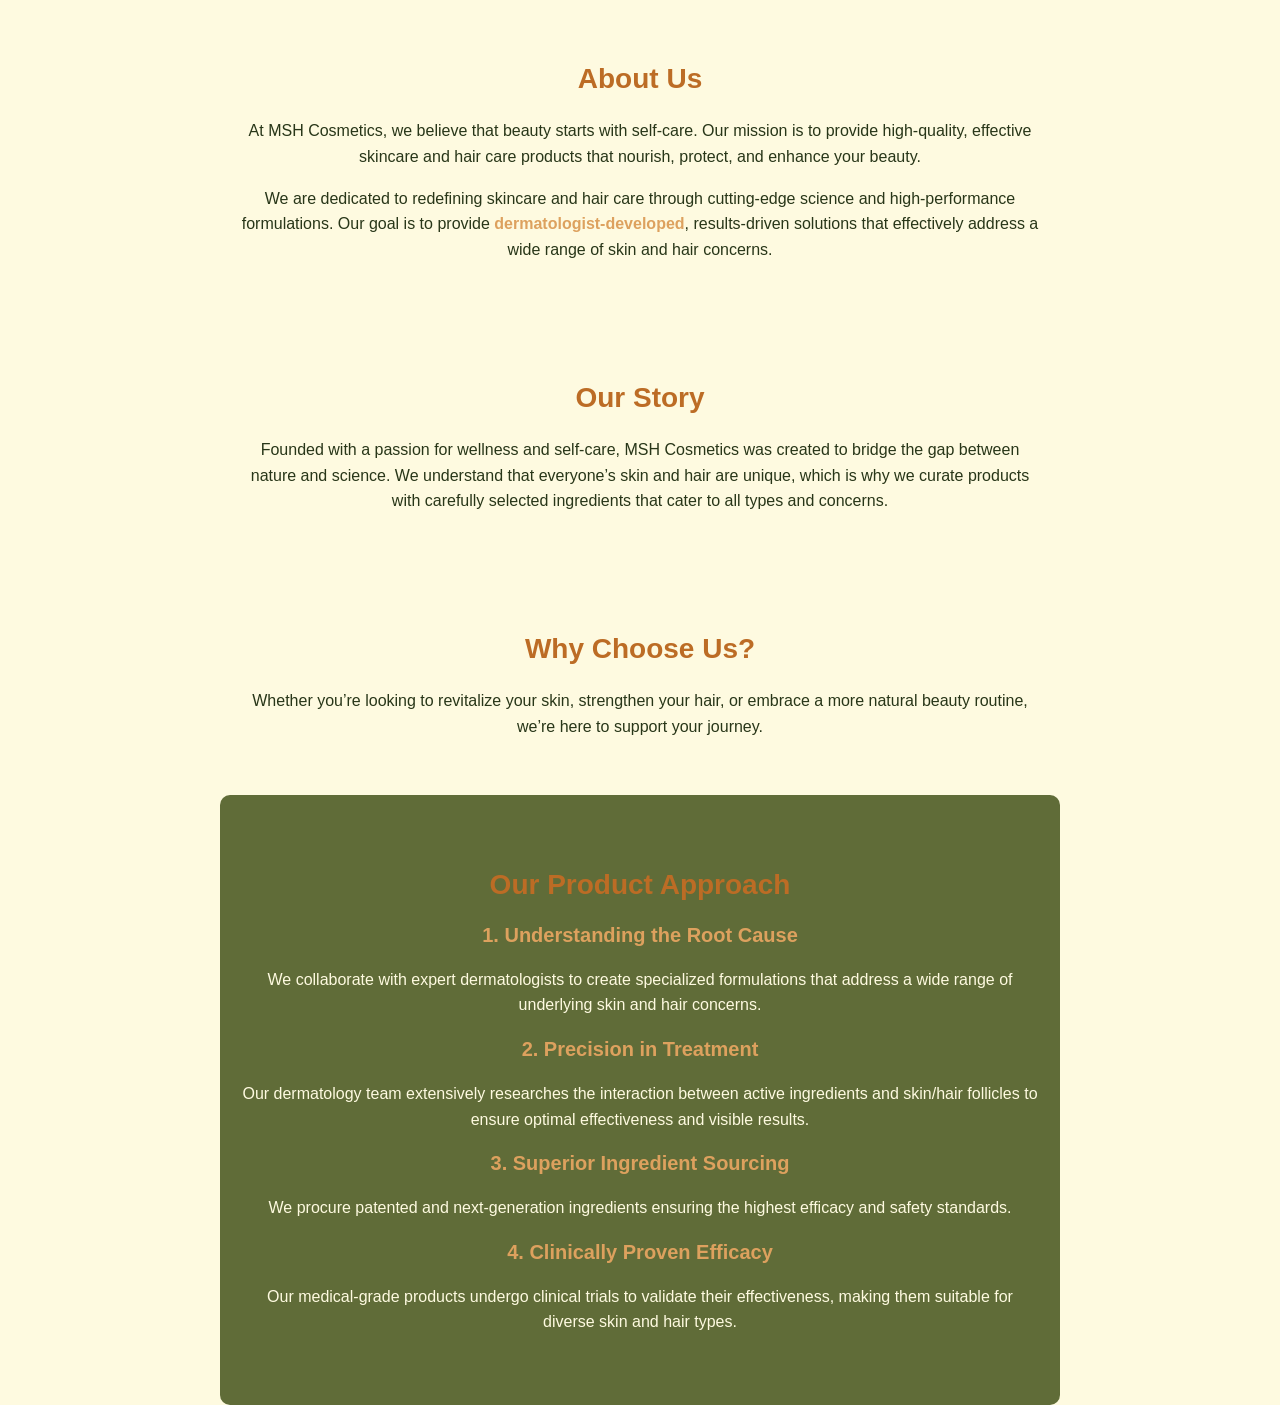
<file: about.html>
<!DOCTYPE html>
<html lang="en">
<head>
    <meta charset="UTF-8">
    <meta name="viewport" content="width=device-width, initial-scale=1.0">
    <title>About Us - MSH Cosmetics</title>
    <link rel="stylesheet" href="about.css">
    <link rel="stylesheet" href="https://cdnjs.cloudflare.com/ajax/libs/font-awesome/6.4.2/css/all.min.css">
</head>
<body>

    <section class="about-section">
        <h1>About Us</h1>
        <p>At MSH Cosmetics, we believe that beauty starts with self-care. Our mission is to provide high-quality, effective skincare and hair care products that nourish, protect, and enhance your beauty.</p>
        <p>We are dedicated to redefining skincare and hair care through cutting-edge science and high-performance formulations. Our goal is to provide <strong>dermatologist-developed</strong>, results-driven solutions that effectively address a wide range of skin and hair concerns.</p>
    </section>

    <section class="story-section">
        <h2>Our Story</h2>
        <p>Founded with a passion for wellness and self-care, MSH Cosmetics was created to bridge the gap between nature and science. We understand that everyone’s skin and hair are unique, which is why we curate products with carefully selected ingredients that cater to all types and concerns.</p>
    </section>

    <section class="why-choose">
        <h2>Why Choose Us?</h2>
        <p>Whether you’re looking to revitalize your skin, strengthen your hair, or embrace a more natural beauty routine, we’re here to support your journey.</p>
    </section>

    <section class="product-approach">
        <h2>Our Product Approach</h2>
        <div class="approach-item">
            <h3>1. Understanding the Root Cause</h3>
            <p>We collaborate with expert dermatologists to create specialized formulations that address a wide range of underlying skin and hair concerns.</p>
        </div>
        <div class="approach-item">
            <h3>2. Precision in Treatment</h3>
            <p>Our dermatology team extensively researches the interaction between active ingredients and skin/hair follicles to ensure optimal effectiveness and visible results.</p>
        </div>
        <div class="approach-item">
            <h3>3. Superior Ingredient Sourcing</h3>
            <p>We procure patented and next-generation ingredients ensuring the highest efficacy and safety standards.</p>
        </div>
        <div class="approach-item">
            <h3>4. Clinically Proven Efficacy</h3>
            <p>Our medical-grade products undergo clinical trials to validate their effectiveness, making them suitable for diverse skin and hair types.</p>
        </div>
    </section>

</body>
</html>
</file>
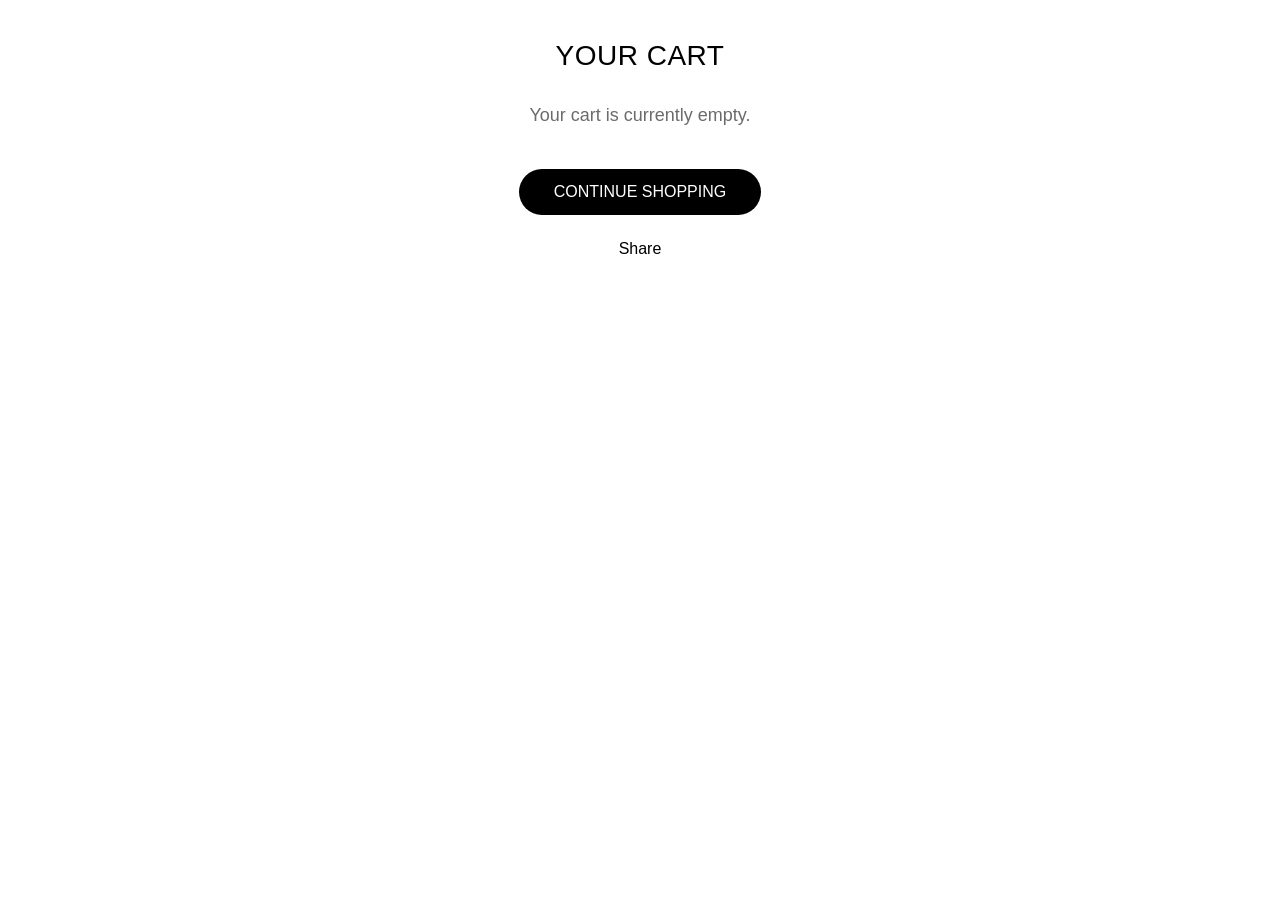
<file: cart.html>
<!DOCTYPE html>
<html lang="en">
<head>
    <meta charset="UTF-8">
    <meta name="viewport" content="width=device-width, initial-scale=1.0">
    <title>Shopping Cart</title>
    <style>
        * {
            margin: 0;
            padding: 0;
            box-sizing: border-box;
            font-family: 'Helvetica Neue', Helvetica, Arial, sans-serif;
        }

        body {
            min-height: 100vh;
            display: flex;
            flex-direction: column;
            align-items: center;
            background-color: #ffffff;
        }

        .cart-container {
            max-width: 600px;
            width: 100%;
            padding: 40px 20px;
            text-align: center;
        }

        .cart-heading {
            font-size: 28px;
            font-weight: 500;
            margin-bottom: 30px;
            letter-spacing: 0.5px;
        }

        .empty-cart-message {
            color: #6b6b6b;
            font-size: 18px;
            margin-bottom: 40px;
            line-height: 1.5;
        }

        .continue-shopping {
            display: inline-block;
            padding: 14px 35px;
            background-color: #000000;
            color: white;
            text-decoration: none;
            border-radius: 25px;
            font-size: 16px;
            transition: background-color 0.2s;
            margin-bottom: 25px;
        }

        .continue-shopping:hover {
            background-color: #333333;
        }

        .share-section {
            font-size: 16px;
        }

        .share-link {
            color: #000000;
            text-decoration: none;
            border-bottom: 1px solid transparent;
            transition: border-color 0.2s;
        }

        .share-link:hover {
            border-bottom-color: #000000;
        }

        @media (max-width: 768px) {
            .cart-container {
                padding: 30px 15px;
            }
            
            .cart-heading {
                font-size: 24px;
            }
            
            .empty-cart-message {
                font-size: 16px;
            }
            
            .continue-shopping {
                padding: 12px 30px;
                font-size: 15px;
            }
        }
    </style>
</head>
<body>
    <div class="cart-container">
        <h1 class="cart-heading">YOUR CART</h1>
        <p class="empty-cart-message">Your cart is currently empty.</p>
        <a href="/" class="continue-shopping">CONTINUE SHOPPING</a>
        <div class="share-section">
            <a href="#" class="share-link">Share</a>
        </div>
    </div>
</body>
</html>
</file>
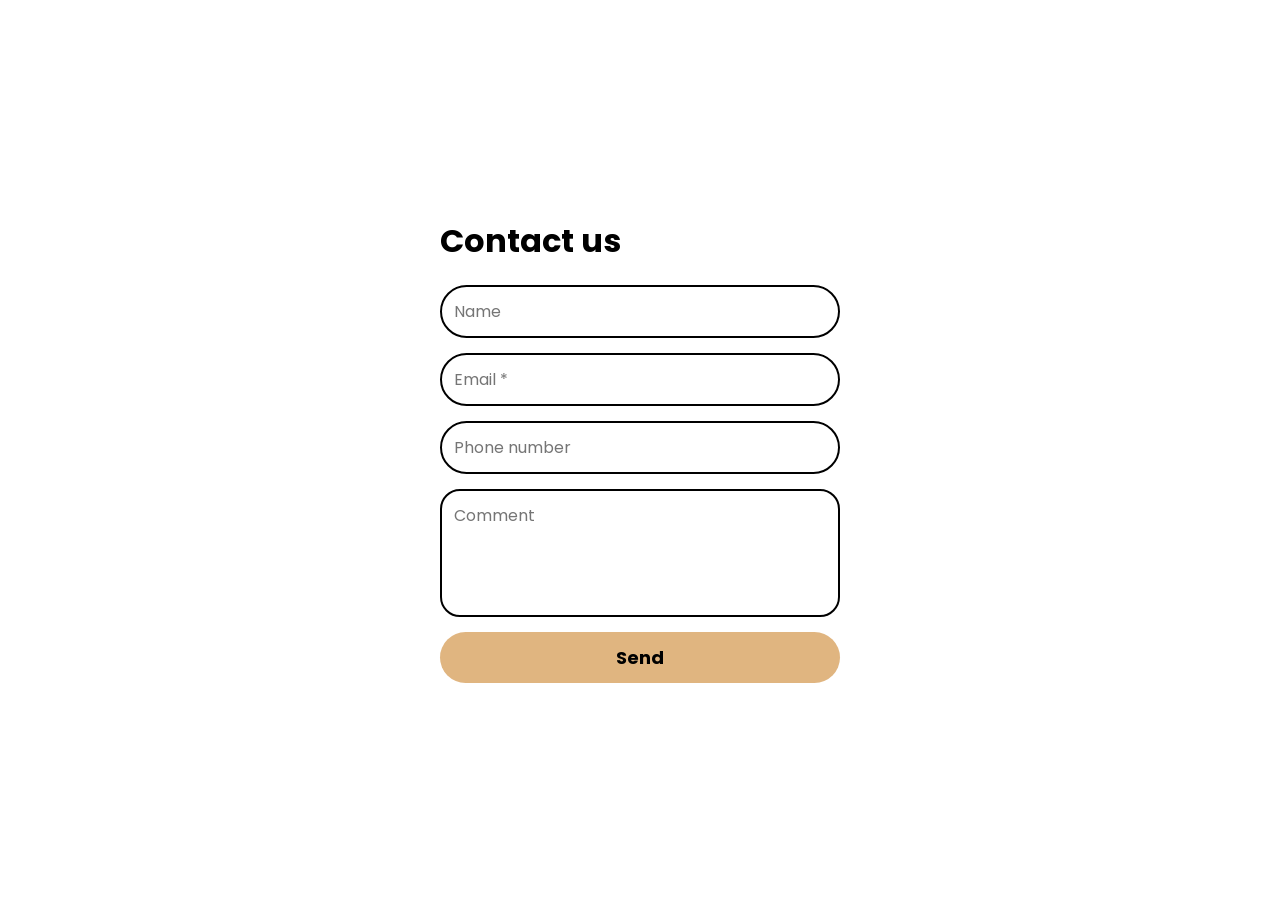
<file: contact.html>
<!DOCTYPE html>
<html lang="en">
<head>
    <meta charset="UTF-8">
    <meta name="viewport" content="width=device-width, initial-scale=1.0">
    <title>Contact Us</title>
    <link rel="stylesheet" href="contact.css">
</head>
<body>

    <div class="contact-container">
        <h1>Contact us</h1>
        <form>
            <input type="text" placeholder="Name" required>
            <input type="email" placeholder="Email *" required>
            <input type="tel" placeholder="Phone number">
            <textarea placeholder="Comment" rows="4"></textarea>
            <button type="submit">Send</button>
        </form>
    </div>

</body>
</html>
</file>
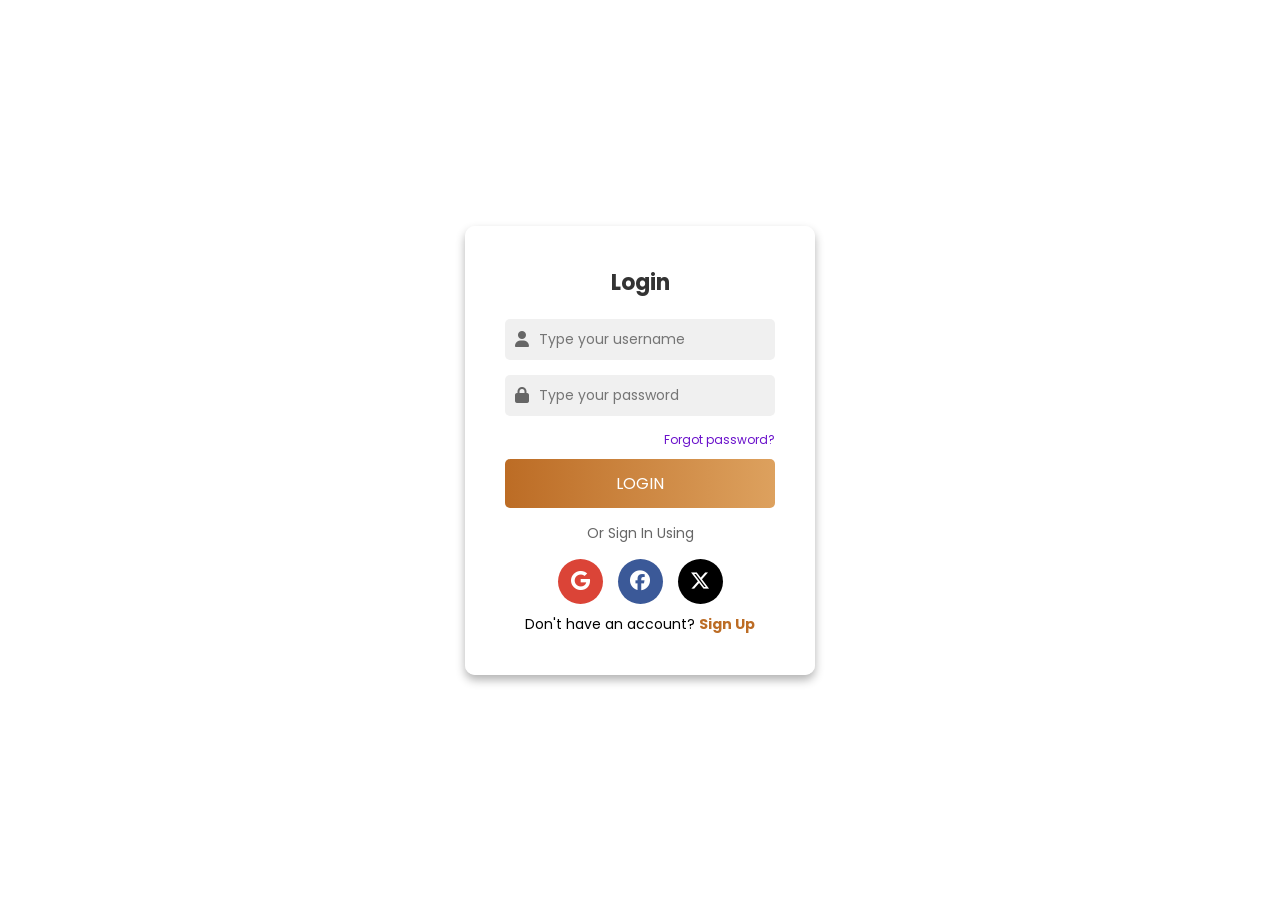
<file: login.html>
<!DOCTYPE html>
<html lang="en">
<head>
    <meta charset="UTF-8">
    <meta name="viewport" content="width=device-width, initial-scale=1.0">
    <title>Cosmetic Login Page</title>
    <link rel="stylesheet" href="login.css">
    <link rel="stylesheet" href="https://cdnjs.cloudflare.com/ajax/libs/font-awesome/6.4.2/css/all.min.css">
</head>
<body>

    <div class="container">
        <div class="login-box">
            <h2>Login</h2>
            <form>
                <div class="input-group">
                    <i class="fa fa-user"></i>
                    <input type="text" placeholder="Type your username" required>
                </div>
                <div class="input-group">
                    <i class="fa fa-lock"></i>
                    <input type="password" placeholder="Type your password" required>
                </div>
                <p class="forgot-password"><a href="#">Forgot password?</a></p>
                <button type="submit" class="btn">LOGIN</button>
            </form>
            
            <p class="or">Or Sign In Using</p>
            <div class="social-icons">
                <a href="#" class="google"><i class="fab fa-google"></i></a>
                <a href="#" class="facebook"><i class="fab fa-facebook"></i></a>
                <a href="#" class="x"><i class="fab fa-x-twitter"></i></a>
            </div>

            <p class="signup-link">Don't have an account? <a href="register.html">Sign Up</a></p>
        </div>
    </div>

</body>
</html>
</file>
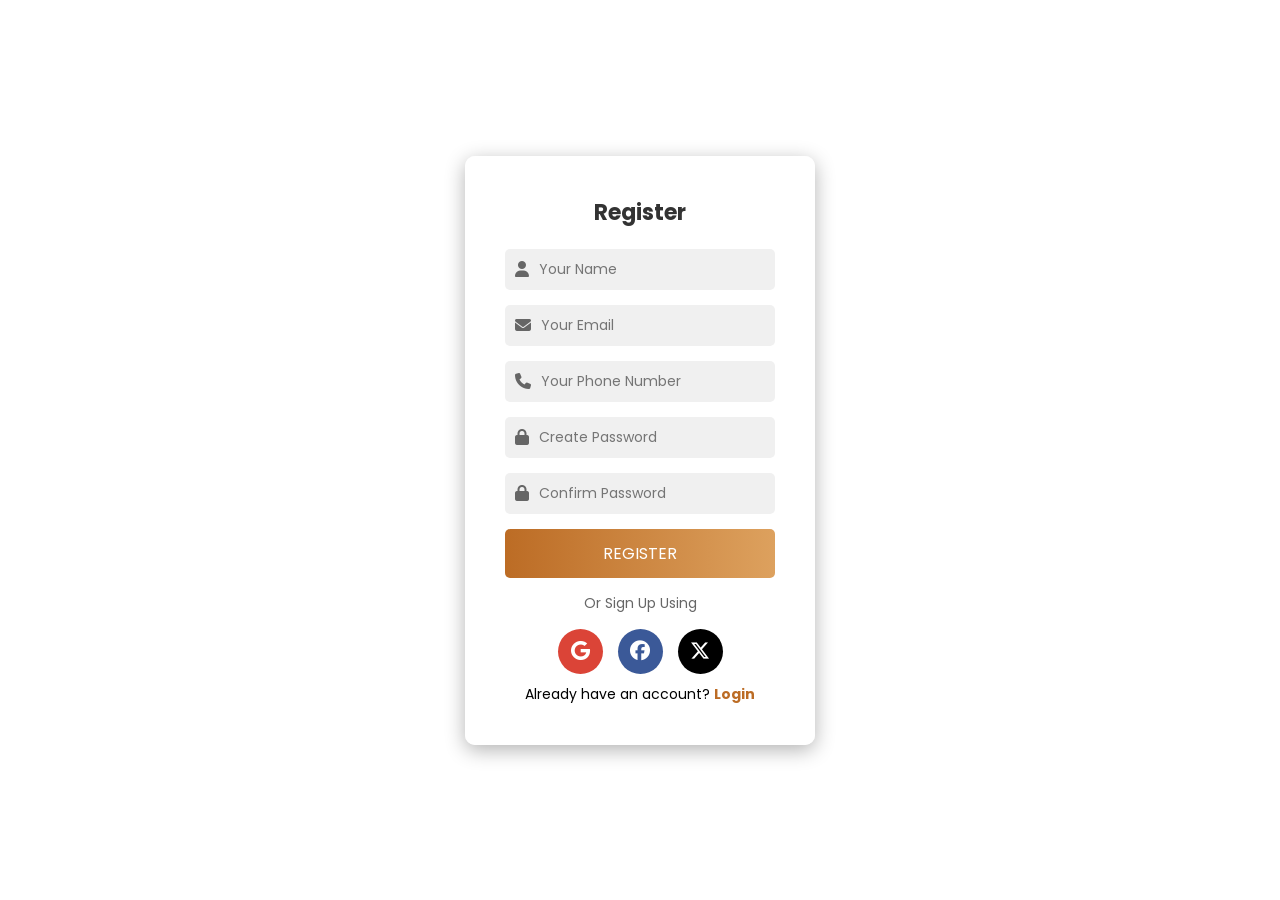
<file: register.html>
<!DOCTYPE html>
<html lang="en">
<head>
    <meta charset="UTF-8">
    <meta name="viewport" content="width=device-width, initial-scale=1.0">
    <title>Cosmetic Register Page</title>
    <link rel="stylesheet" href="register.css">
    <link rel="stylesheet" href="https://cdnjs.cloudflare.com/ajax/libs/font-awesome/6.4.2/css/all.min.css">
</head>
<body>

    <div class="container">
        <div class="register-box">
            <h2>Register</h2>
            <form>
                <div class="input-group">
                    <i class="fa fa-user"></i>
                    <input type="text" placeholder="Your Name" required>
                </div>
                <div class="input-group">
                    <i class="fa fa-envelope"></i>
                    <input type="email" placeholder="Your Email" required>
                </div>
                <div class="input-group">
                    <i class="fa fa-phone"></i>
                    <input type="tel" placeholder="Your Phone Number" required>
                </div>
                <div class="input-group">
                    <i class="fa fa-lock"></i>
                    <input type="password" placeholder="Create Password" required>
                </div>
                <div class="input-group">
                    <i class="fa fa-lock"></i>
                    <input type="password" placeholder="Confirm Password" required>
                </div>
                <button type="submit" class="btn">REGISTER</button>
            </form>
            
            <p class="or">Or Sign Up Using</p>
            <div class="social-icons">
                <a href="#" class="google"><i class="fab fa-google"></i></a>
                <a href="#" class="facebook"><i class="fab fa-facebook"></i></a>
                <a href="#" class="x"><i class="fab fa-x-twitter"></i></a>
            </div>

            <p class="login-link">Already have an account? <a href="login.html">Login</a></p>
        </div>
    </div>

</body>
</html>
</file>
<file: about.css>
/* Global Styles */
body {
    font-family: 'Arial', sans-serif;
    margin: 0;
    padding: 0;
    background-color: #fefae0;
    color: #283618;
    text-align: center;
}

/* Section Styles */
.about-section, .story-section, .why-choose, .product-approach {
    padding: 40px 20px;
    max-width: 800px;
    margin: 0 auto;
}

h1, h2 {
    font-size: 28px;
    font-weight: bold;
    color: #bc6c25;
}

p {
    font-size: 16px;
    line-height: 1.6;
}

strong {
    color: #dda15e;
}

/* Product Approach Section */
.product-approach {
    background-color: #606c38;
    color: #fefae0;
    border-radius: 10px;
    padding: 50px 20px;
}

.approach-item {
    margin-bottom: 20px;
}

.approach-item h3 {
    font-size: 20px;
    font-weight: bold;
    color: #dda15e;
}
</file>
<file: contact.css>
@import url('https://fonts.googleapis.com/css2?family=Poppins:wght@300;400;600&display=swap');

* {
    margin: 0;
    padding: 0;
    box-sizing: border-box;
    font-family: 'Poppins', sans-serif;
}

body {
    display: flex;
    justify-content: center;
    align-items: center;
    height: 100vh;
    background: url('https://img.freepik.com/free-photo/top-view-beauty-products-with-copy-space_23-2149446515.jpg') no-repeat center center/cover;
}

.contact-container {
    width: 90%;
    max-width: 400px;
}

h1 {
    font-size: 32px;
    font-weight: bold;
    margin-bottom: 20px;
}

form {
    display: flex;
    flex-direction: column;
    gap: 15px;
}

/* Input Fields */
input, textarea {
    width: 100%;
    padding: 12px;
    border: 2px solid #000;
    border-radius: 30px;
    font-size: 16px;
    outline: none;
    background: #fff;
}

/* Textarea Styling */
textarea {
    border-radius: 20px;
    resize: none;
}

/* Send Button */
button {
    width: 100%;
    padding: 12px;
    font-size: 18px;
    font-weight: bold;
    background: #e0b580;
    color: #000;
    border: none;
    border-radius: 30px;
    cursor: pointer;
    transition: 0.3s;
}

button:hover {
    background: #d4a067;
}
</file>
<file: login.css>
@import url('https://fonts.googleapis.com/css2?family=Poppins:wght@300;400;600&display=swap');

* {
    margin: 0;
    padding: 0;
    box-sizing: border-box;
    font-family: 'Poppins', sans-serif;
}

/* Background Image */
body {
    display: flex;
    justify-content: center;
    align-items: center;
    height: 100vh;
    background: url('https://img.freepik.com/free-photo/top-view-frame-with-mascara-copy-space_23-2148301887.jpg') no-repeat center center/cover;
}

/* Login Container */
.container {
    display: flex;
    justify-content: center;
    align-items: center;
    width: 100%;
    height: 100vh;
}

.login-box {
    background: rgba(255, 255, 255, 0.9); /* Slight transparency */
    padding: 40px;
    border-radius: 10px;
    text-align: center;
    box-shadow: 0 5px 10px rgba(0, 0, 0, 0.3);
    width: 350px;
}

/* Heading */
h2 {
    font-size: 22px;
    margin-bottom: 20px;
    color: #333;
}

/* Input Group */
.input-group {
    position: relative;
    margin-bottom: 15px;
    display: flex;
    align-items: center;
    background: #f0f0f0;
    padding: 10px;
    border-radius: 5px;
}

.input-group input {
    width: 100%;
    border: none;
    background: transparent;
    outline: none;
    font-size: 14px;
    padding-left: 10px;
}

.input-group i {
    color: #666;
}

/* Forgot Password */
.forgot-password {
    text-align: right;
    font-size: 12px;
    margin-bottom: 10px;
}

.forgot-password a {
    color: #6a11cb;
    text-decoration: none;
}

/* Login Button */
.btn {
    width: 100%;
    padding: 12px;
    background: linear-gradient(90deg, #bc6c25, #dda15e);
    color: white;
    font-size: 16px;
    border: none;
    border-radius: 5px;
    cursor: pointer;
    transition: 0.3s;
}

.btn:hover {
    background: linear-gradient(90deg, #dda15e, #bc6c25);
}

/* Social Icons */
.or {
    margin: 15px 0;
    font-size: 14px;
    color: #666;
}

.social-icons {
    display: flex;
    justify-content: center;
    gap: 15px;
}

.social-icons a {
    width: 45px;
    height: 45px;
    display: flex;
    justify-content: center;
    align-items: center;
    border-radius: 50%;
    font-size: 20px;
    color: white;
    text-decoration: none;
    transition: 0.3s;
}

/* Social Icon Colors */
.google { background: #db4437; }
.facebook { background: #3b5998; }
.x { background: #000; }

.google:hover { background: #b03024; }
.facebook:hover { background: #2d4373; }
.x:hover { background: #333; }

/* Signup Link */
.signup-link {
    margin-top: 10px;
    font-size: 14px;
}

.signup-link a {
    color: #bc6c25;
    text-decoration: none;
    font-weight: bold;
}
</file>
<file: register.css>
@import url('https://fonts.googleapis.com/css2?family=Poppins:wght@300;400;600&display=swap');

* {
    margin: 0;
    padding: 0;
    box-sizing: border-box;
    font-family: 'Poppins', sans-serif;
}

/* Background Image */
body {
    display: flex;
    justify-content: center;
    align-items: center;
    height: 100vh;
    background: url('https://img.freepik.com/free-photo/top-view-beauty-products-with-copy-space_23-2149446515.jpg') no-repeat center center/cover;
}

/* Register Container */
.container {
    display: flex;
    justify-content: center;
    align-items: center;
    width: 100%;
    height: 100vh;
}

.register-box {
    background: rgba(255, 255, 255, 0.9); /* Slight transparency */
    padding: 40px;
    border-radius: 10px;
    text-align: center;
    box-shadow: 0 5px 20px rgba(0, 0, 0, 0.3);
    width: 350px;
}

/* Heading */
h2 {
    font-size: 22px;
    margin-bottom: 20px;
    color: #333;
}

/* Input Group */
.input-group {
    position: relative;
    margin-bottom: 15px;
    display: flex;
    align-items: center;
    background: #f0f0f0;
    padding: 10px;
    border-radius: 5px;
}

.input-group input {
    width: 100%;
    border: none;
    background: transparent;
    outline: none;
    font-size: 14px;
    padding-left: 10px;
}

.input-group i {
    color: #666;
}

/* Register Button */
.btn {
    width: 100%;
    padding: 12px;
    background: linear-gradient(90deg, #bc6c25, #dda15e);
    color: white;
    font-size: 16px;
    border: none;
    border-radius: 5px;
    cursor: pointer;
    transition: 0.3s;
}

.btn:hover {
    background: linear-gradient(90deg, #dda15e, #bc6c25);
}

/* Social Icons */
.or {
    margin: 15px 0;
    font-size: 14px;
    color: #666;
}

.social-icons {
    display: flex;
    justify-content: center;
    gap: 15px;
}

.social-icons a {
    width: 45px;
    height: 45px;
    display: flex;
    justify-content: center;
    align-items: center;
    border-radius: 50%;
    font-size: 20px;
    color: white;
    text-decoration: none;
    transition: 0.3s;
}

/* Social Icon Colors */
.google { background: #db4437; }
.facebook { background: #3b5998; }
.x { background: #000; }

.google:hover { background: #b03024; }
.facebook:hover { background: #2d4373; }
.x:hover { background: #333; }

/* Login Link */
.login-link {
    margin-top: 10px;
    font-size: 14px;
}

.login-link a {
    color: #bc6c25;
    text-decoration: none;
    font-weight: bold;
}
</file>
